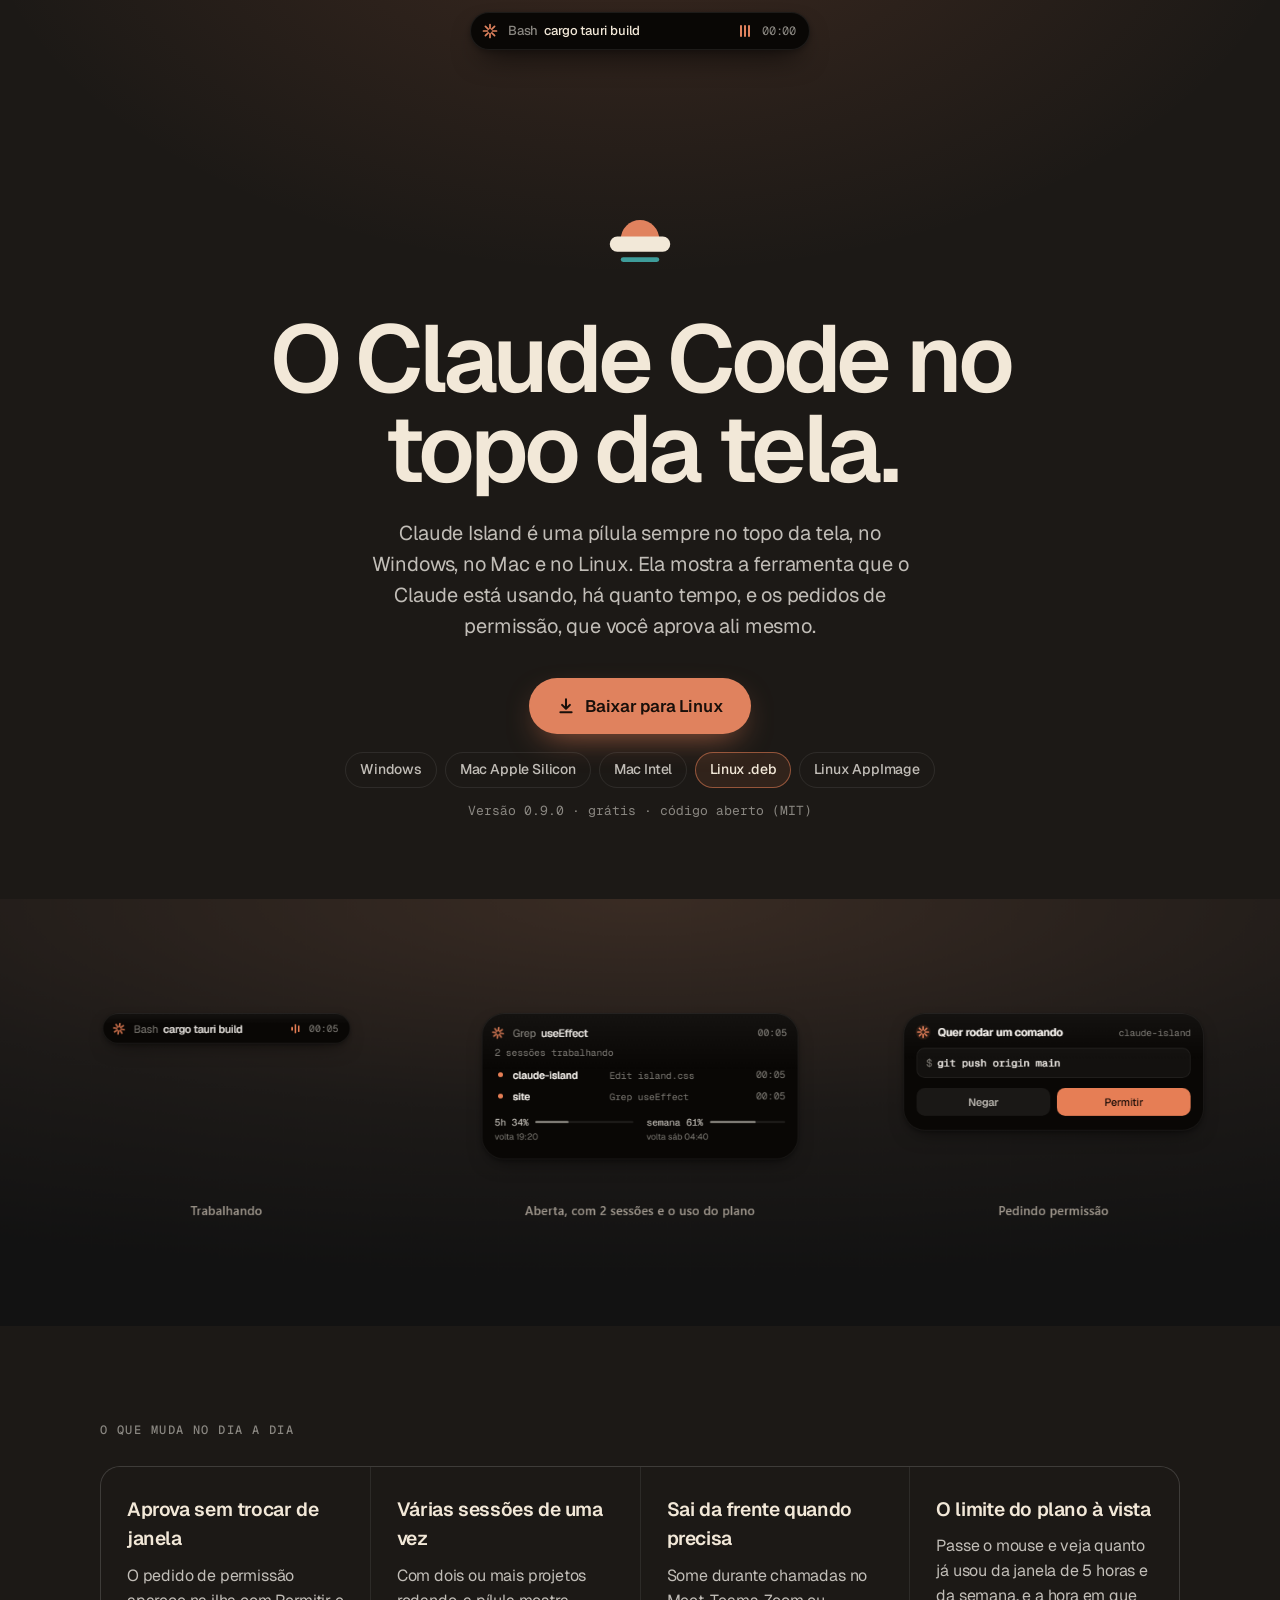
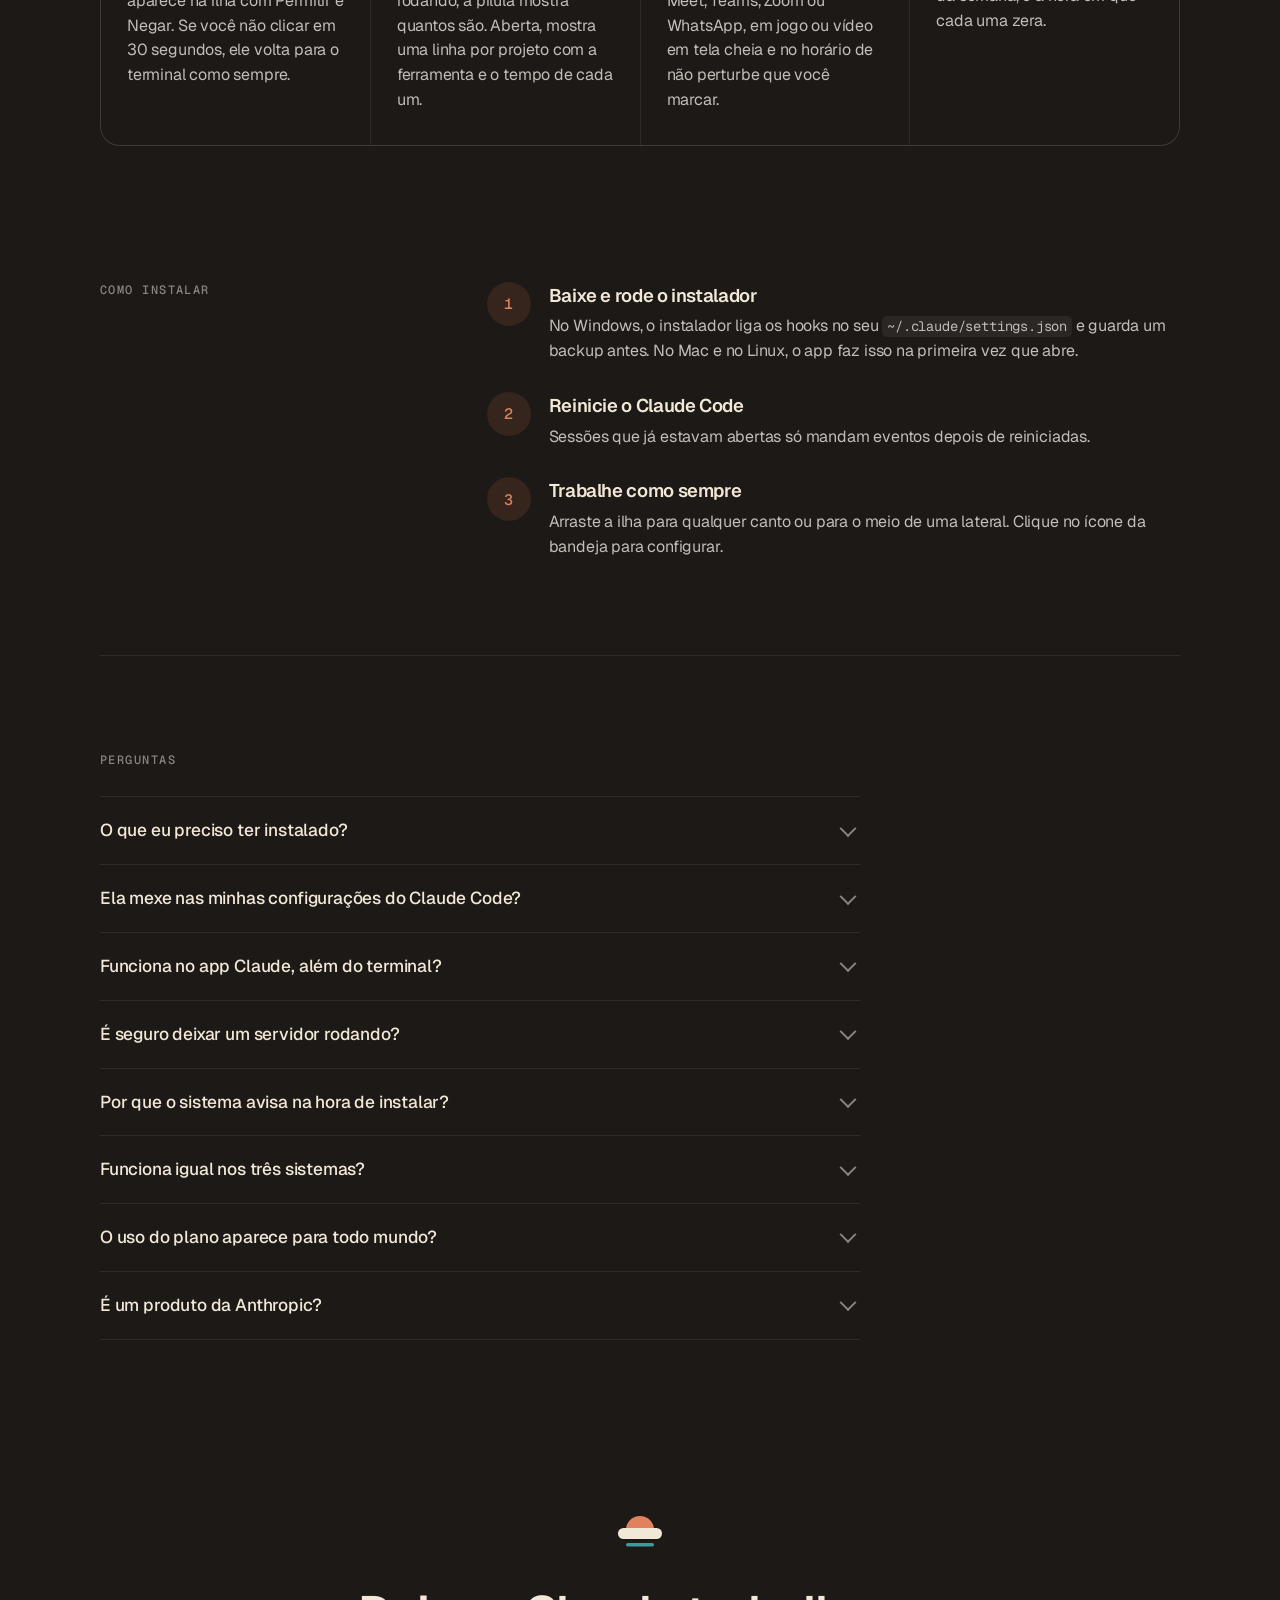
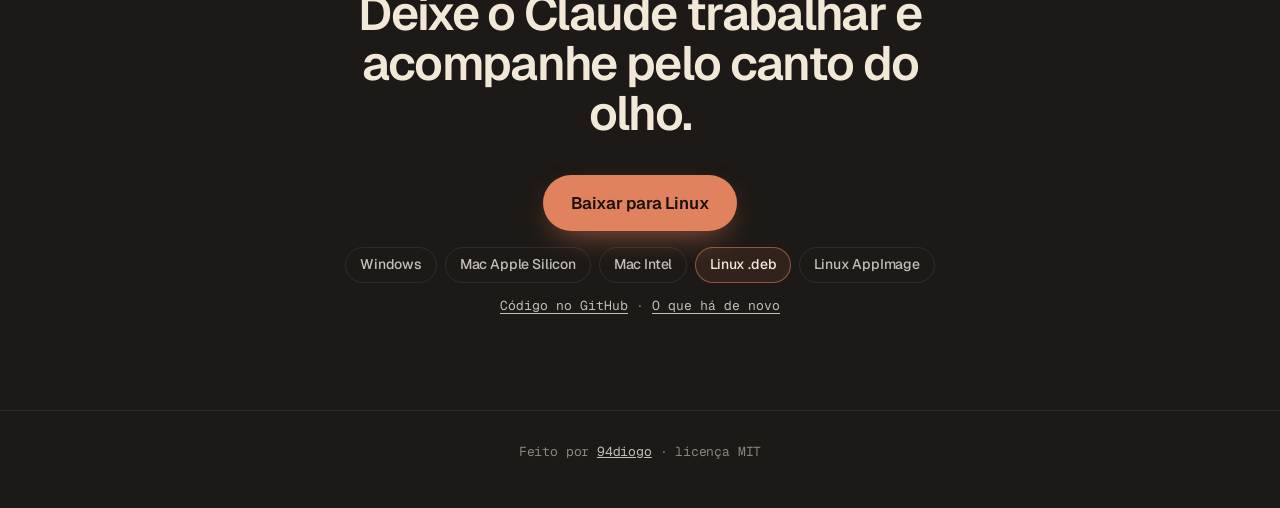
<file: docs/index.html>
<!doctype html>
<html lang="pt-BR">
<head>
<meta charset="utf-8">
<meta name="viewport" content="width=device-width, initial-scale=1">
<title>Claude Island: o Claude Code no topo da tela</title>
<meta name="description" content="Uma pílula sempre no topo da tela que mostra o que o Claude Code está fazendo e deixa você aprovar permissões sem abrir o terminal. Para Windows, Mac e Linux, grátis e de código aberto.">
<meta property="og:title" content="Claude Island">
<meta property="og:description" content="O Claude Code no topo da tela: ferramenta em uso, tempo, várias sessões e permissões com um clique.">
<meta property="og:image" content="https://94diogo.github.io/claude-island/assets/banner.png">
<meta property="og:type" content="website">
<meta name="twitter:card" content="summary_large_image">
<meta name="theme-color" content="#1C1916">
<link rel="icon" href="assets/logo-icon.svg" type="image/svg+xml">
<link rel="preconnect" href="https://fonts.googleapis.com">
<link rel="preconnect" href="https://fonts.gstatic.com" crossorigin>
<link href="https://fonts.googleapis.com/css2?family=Geist:wght@400;500;600&family=Geist+Mono:wght@400;500&display=swap" rel="stylesheet">
<link rel="stylesheet" href="style.css">
</head>
<body>

<!-- a ilha de verdade, em loop pelos estados -->
<div class="island" id="island" data-state="idle" aria-hidden="true">
  <div class="layer l-idle"><span class="dot"></span></div>
  <div class="layer l-working">
    <svg class="glyph spin" viewBox="0 0 16 16"><use href="#asterisk"/></svg>
    <span class="label"><b>Bash</b>cargo tauri build</span>
    <span class="bars"><i></i><i></i><i></i></span>
    <span class="time" data-timer>00:00</span>
  </div>
  <div class="layer l-permission">
    <div class="perm-head"><span class="ring"><svg class="glyph" viewBox="0 0 16 16"><use href="#asterisk"/></svg></span>Quer rodar um comando<span class="where">claude-island</span></div>
    <div class="cmd"><span>$</span>git push origin main</div>
    <div class="actions"><span class="btn ghost">Negar</span><span class="btn main" data-allow>Permitir</span></div>
  </div>
  <div class="layer l-done">
    <svg class="check" viewBox="0 0 16 16"><path d="M3 8.5 6.5 12 13 4.5" fill="none" stroke="currentColor" stroke-width="1.9" stroke-linecap="round" stroke-linejoin="round"/></svg>
    <span class="label">Pronto</span>
    <span class="time">1m 42s</span>
  </div>
</div>

<main>
  <section class="hero">
    <img class="mark" src="assets/logo-symbol.svg" alt="" width="88" height="88">
    <h1>O Claude Code no topo da tela.</h1>
    <p class="sub">Claude Island é uma pílula sempre no topo da tela, no Windows, no Mac e no Linux. Ela mostra a ferramenta que o Claude está usando, há quanto tempo, e os pedidos de permissão, que você aprova ali mesmo.</p>
    <a class="cta" data-dl-main href="https://github.com/94diogo/claude-island/releases/latest">
      <svg viewBox="0 0 16 16" aria-hidden="true"><path d="M8 2v8.5M4.5 7 8 10.5 11.5 7M3 13.5h10" fill="none" stroke="currentColor" stroke-width="1.8" stroke-linecap="round" stroke-linejoin="round"/></svg>
      <span data-dl-label>Baixar grátis</span>
    </a>
    <nav class="platforms" aria-label="Downloads por sistema">
      <a data-dl="win" href="https://github.com/94diogo/claude-island/releases/latest/download/Claude.Island_0.9.0_x64-setup.exe">Windows</a>
      <a data-dl="mac-arm" href="https://github.com/94diogo/claude-island/releases/latest/download/Claude.Island_0.9.0_aarch64.dmg">Mac Apple Silicon</a>
      <a data-dl="mac-intel" href="https://github.com/94diogo/claude-island/releases/latest/download/Claude.Island_0.9.0_x64.dmg">Mac Intel</a>
      <a data-dl="deb" href="https://github.com/94diogo/claude-island/releases/latest/download/Claude.Island_0.9.0_amd64.deb">Linux .deb</a>
      <a data-dl="appimage" href="https://github.com/94diogo/claude-island/releases/latest/download/Claude.Island_0.9.0_amd64.AppImage">Linux AppImage</a>
    </nav>
    <p class="proof"><span data-version>Versão 0.9.0</span> · grátis · código aberto (MIT)</p>
  </section>

  <figure class="shot">
    <img src="assets/estados.png" alt="Três estados da ilha: trabalhando com Bash, aberta com duas sessões e o uso do plano, e pedindo permissão para rodar git push" width="1560" height="520" loading="lazy">
  </figure>

  <section class="benefits" aria-labelledby="b-title">
    <h2 id="b-title" class="kicker">O que muda no dia a dia</h2>
    <div class="grid">
      <article>
        <h3>Aprova sem trocar de janela</h3>
        <p>O pedido de permissão aparece na ilha com Permitir e Negar. Se você não clicar em 30 segundos, ele volta para o terminal como sempre.</p>
      </article>
      <article>
        <h3>Várias sessões de uma vez</h3>
        <p>Com dois ou mais projetos rodando, a pílula mostra quantos são. Aberta, mostra uma linha por projeto com a ferramenta e o tempo de cada um.</p>
      </article>
      <article>
        <h3>Sai da frente quando precisa</h3>
        <p>Some durante chamadas no Meet, Teams, Zoom ou WhatsApp, em jogo ou vídeo em tela cheia e no horário de não perturbe que você marcar.</p>
      </article>
      <article>
        <h3>O limite do plano à vista</h3>
        <p>Passe o mouse e veja quanto já usou da janela de 5 horas e da semana, e a hora em que cada uma zera.</p>
      </article>
    </div>
  </section>

  <section class="steps" aria-labelledby="s-title">
    <h2 id="s-title" class="kicker">Como instalar</h2>
    <ol>
      <li><span>1</span><div><h3>Baixe e rode o instalador</h3><p>No Windows, o instalador liga os hooks no seu <code>~/.claude/settings.json</code> e guarda um backup antes. No Mac e no Linux, o app faz isso na primeira vez que abre.</p></div></li>
      <li><span>2</span><div><h3>Reinicie o Claude Code</h3><p>Sessões que já estavam abertas só mandam eventos depois de reiniciadas.</p></div></li>
      <li><span>3</span><div><h3>Trabalhe como sempre</h3><p>Arraste a ilha para qualquer canto ou para o meio de uma lateral. Clique no ícone da bandeja para configurar.</p></div></li>
    </ol>
  </section>

  <section class="faq" aria-labelledby="f-title">
    <h2 id="f-title" class="kicker">Perguntas</h2>
    <details><summary>O que eu preciso ter instalado?</summary><p>Windows 10 ou 11, macOS 11 ou mais novo, ou Linux com X11 (ou XWayland), além do Claude Code e do Node.js. O Node roda os dois scripts que conversam com a ilha.</p></details>
    <details><summary>Ela mexe nas minhas configurações do Claude Code?</summary><p>Adiciona os hooks no <code>~/.claude/settings.json</code> e, se você não tiver nenhuma, uma statusline que manda o uso do plano. Faz backup antes. Desinstalar pelo Windows tira os dois.</p></details>
    <details><summary>Funciona no app Claude, além do terminal?</summary><p>Funciona em qualquer sessão do Claude Code que leia o <code>~/.claude/settings.json</code>: no terminal e na aba Code do app Claude.</p></details>
    <details><summary>É seguro deixar um servidor rodando?</summary><p>O servidor escuta só em <code>127.0.0.1</code>, aceita apenas JSON e recusa pedidos vindos do navegador. O código está aberto no GitHub para quem quiser conferir.</p></details>
    <details><summary>Por que o sistema avisa na hora de instalar?</summary><p>Os instaladores não têm assinatura digital. No Windows, clique em "Mais informações" e depois em "Executar assim mesmo". No Mac, clique com o botão direito no app e escolha "Abrir".</p></details>
    <details><summary>Funciona igual nos três sistemas?</summary><p>Quase. No Mac a ilha não sabe qual app usa o microfone: ela some quando o microfone está em uso e um app marcado está aberto, e ainda não detecta tela cheia. No Linux ela precisa do X11 ou do XWayland. O autor testa no Windows; Mac e Linux são compilados pelo GitHub Actions.</p></details>
    <details><summary>O uso do plano aparece para todo mundo?</summary><p>Só para os planos Pro, Max e Ultra, e depois da primeira resposta de cada sessão. É o Claude Code que entrega esses números.</p></details>
    <details><summary>É um produto da Anthropic?</summary><p>Não. É um projeto pessoal, sem ligação com a Anthropic. "Claude" e "Claude Code" são marcas da Anthropic.</p></details>
  </section>

  <section class="final">
    <img src="assets/logo-symbol.svg" alt="" width="64" height="64">
    <h2>Deixe o Claude trabalhar e acompanhe pelo canto do olho.</h2>
    <a class="cta" data-dl-main href="https://github.com/94diogo/claude-island/releases/latest"><span data-dl-label>Baixar grátis</span></a>
    <nav class="platforms" aria-label="Downloads por sistema">
      <a data-dl="win" href="https://github.com/94diogo/claude-island/releases/latest/download/Claude.Island_0.9.0_x64-setup.exe">Windows</a>
      <a data-dl="mac-arm" href="https://github.com/94diogo/claude-island/releases/latest/download/Claude.Island_0.9.0_aarch64.dmg">Mac Apple Silicon</a>
      <a data-dl="mac-intel" href="https://github.com/94diogo/claude-island/releases/latest/download/Claude.Island_0.9.0_x64.dmg">Mac Intel</a>
      <a data-dl="deb" href="https://github.com/94diogo/claude-island/releases/latest/download/Claude.Island_0.9.0_amd64.deb">Linux .deb</a>
      <a data-dl="appimage" href="https://github.com/94diogo/claude-island/releases/latest/download/Claude.Island_0.9.0_amd64.AppImage">Linux AppImage</a>
    </nav>
    <p class="proof"><a href="https://github.com/94diogo/claude-island">Código no GitHub</a> · <a href="https://github.com/94diogo/claude-island/blob/main/CHANGELOG.md">O que há de novo</a></p>
  </section>
</main>

<footer>Feito por <a href="https://github.com/94diogo">94diogo</a> · licença MIT</footer>

<svg width="0" height="0" style="position:absolute" aria-hidden="true">
  <symbol id="asterisk" viewBox="0 0 16 16"><g stroke="currentColor" stroke-width="1.7" stroke-linecap="round" fill="none"><path d="M8 1.5v4M8 10.5v4M1.5 8h4M10.5 8h4M3.4 3.4l2.8 2.8M9.8 9.8l2.8 2.8M12.6 3.4 9.8 6.2M6.2 9.8l-2.8 2.8"/></g></symbol>
</svg>
<script src="app.js"></script>
</body>
</html>
</file>
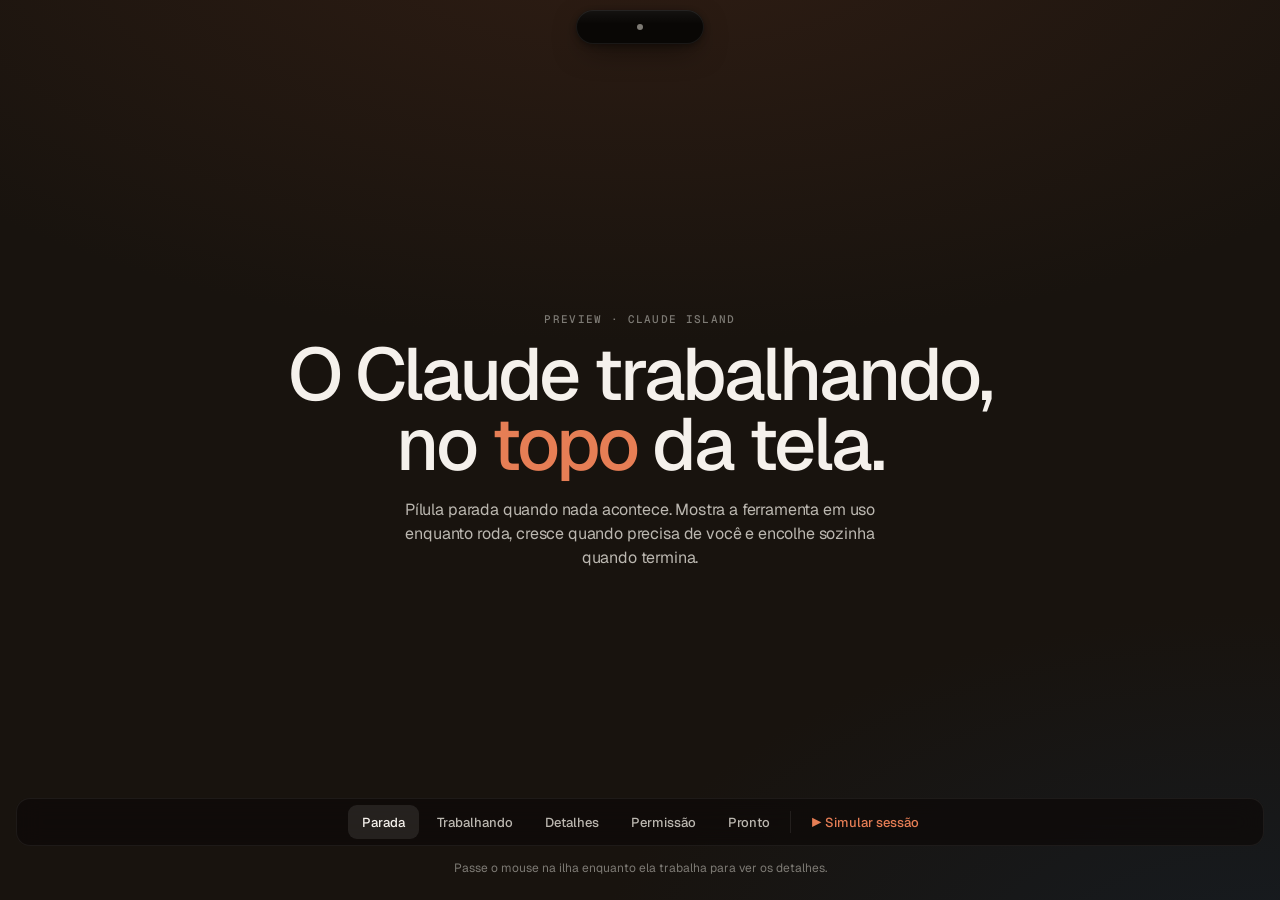
<file: preview/index.html>
<!doctype html>
<html lang="pt-BR">
<head>
<meta charset="utf-8">
<meta name="viewport" content="width=device-width, initial-scale=1">
<title>Claude Island</title>
<link rel="preconnect" href="https://fonts.googleapis.com">
<link rel="preconnect" href="https://fonts.gstatic.com" crossorigin>
<link href="https://fonts.googleapis.com/css2?family=Geist:wght@400;500;600&family=Geist+Mono:wght@400;500&display=swap" rel="stylesheet">
<style>
  :root {
    --bg: oklch(0.19 0.012 60);
    --bg-2: oklch(0.24 0.018 50);
    --island: oklch(0.13 0.006 60);
    --island-line: oklch(1 0 0 / 0.07);
    --text: oklch(0.96 0.008 80);
    --text-2: oklch(0.78 0.01 80);
    --text-3: oklch(0.58 0.01 80);
    --accent: oklch(0.70 0.14 42);
    --accent-soft: oklch(0.70 0.14 42 / 0.16);
    --ok: oklch(0.82 0.12 158);
    --ease-out: cubic-bezier(0.23, 1, 0.32, 1);
    --font: "Geist", system-ui, sans-serif;
    --mono: "Geist Mono", ui-monospace, monospace;
  }
  * { box-sizing: border-box; margin: 0; }
  html, body { height: 100%; }
  body {
    font-family: var(--font);
    color: var(--text);
    background:
      radial-gradient(120% 80% at 50% -10%, oklch(0.30 0.05 45 / 0.55), transparent 60%),
      radial-gradient(90% 70% at 100% 110%, oklch(0.26 0.04 250 / 0.5), transparent 60%),
      var(--bg);
    -webkit-font-smoothing: antialiased;
    overflow-x: hidden;
  }

  /* ---------- "desktop" ---------- */
  .desk {
    position: relative;
    min-height: 100%;
    display: grid;
    grid-template-rows: auto 1fr auto;
  }
  .topline {
    height: 44px;
    display: flex;
    justify-content: center;
    position: relative;
    z-index: 2;
  }

  /* ---------- island ---------- */
  .island {
    position: absolute;
    top: 10px;
    left: 50%;
    width: 128px;
    height: 34px;
    border-radius: 17px;
    transform: translateX(-50%);
    background: var(--island);
    box-shadow:
      0 0 0 1px var(--island-line) inset,
      0 10px 30px -8px oklch(0 0 0 / 0.6),
      0 2px 6px oklch(0 0 0 / 0.35);
    overflow: hidden;
    cursor: default;
    user-select: none;
    will-change: width, height;
  }
  .island::after { /* faint top highlight: gives volume */
    content: "";
    position: absolute; inset: 0;
    border-radius: inherit;
    background: linear-gradient(to bottom, oklch(1 0 0 / 0.05), transparent 40%);
    pointer-events: none;
  }

  .layer {
    position: absolute;
    inset: 0;
    opacity: 0;
    filter: blur(6px);
    transform: scale(0.96);
    pointer-events: none;
    transition:
      opacity 200ms var(--ease-out),
      filter 200ms var(--ease-out),
      transform 260ms var(--ease-out);
  }
  .island[data-state="idle"] .l-idle,
  .island[data-state="working"] .l-working,
  .island[data-state="expanded"] .l-expanded,
  .island[data-state="permission"] .l-permission,
  .island[data-state="done"] .l-done {
    opacity: 1; filter: blur(0); transform: scale(1);
    pointer-events: auto;
    transition-delay: 70ms; /* deixa a forma crescer antes do conteúdo */
  }

  /* glyph */
  .glyph { width: 16px; height: 16px; flex: none; color: var(--accent); }
  .glyph.spin { animation: spin 2.4s linear infinite; }
  .glyph.dim { color: var(--text-3); }
  @keyframes spin { to { transform: rotate(360deg); } }

  /* idle */
  .l-idle { display: grid; place-items: center; }
  .l-idle .dot {
    width: 6px; height: 6px; border-radius: 50%;
    background: var(--text-3);
  }

  /* compact row (working / done) */
  .row {
    height: 38px;
    padding: 0 14px 0 12px;
    display: flex; align-items: center; gap: 10px;
    font-size: 13px;
    white-space: nowrap;
  }
  .row .label { color: var(--text); font-weight: 500; letter-spacing: -0.01em; overflow: hidden; text-overflow: ellipsis; }
  .row .label b { font-weight: 500; color: var(--text-3); margin-right: 6px; }
  .row .time { margin-left: auto; font-family: var(--mono); font-size: 12px; color: var(--text-3); font-variant-numeric: tabular-nums; }

  .bars { display: flex; gap: 2px; align-items: center; height: 12px; margin-left: auto; }
  .bars i {
    width: 2px; height: 100%; border-radius: 1px; background: var(--accent);
    transform-origin: center; animation: bar 900ms ease-in-out infinite;
  }
  .bars i:nth-child(2) { animation-delay: -300ms; }
  .bars i:nth-child(3) { animation-delay: -600ms; }
  .bars + .time { margin-left: 2px; }
  @keyframes bar { 0%,100% { transform: scaleY(0.35); } 50% { transform: scaleY(1); } }

  /* expanded */
  .l-expanded .row { padding-top: 4px; height: 44px; }
  .meta { padding: 0 16px; font-size: 11.5px; color: var(--text-3); font-family: var(--mono); margin-top: -4px; }
  .steps { list-style: none; padding: 10px 16px 0; display: grid; gap: 7px; }
  .steps li {
    display: grid; grid-template-columns: 14px 52px 1fr; gap: 8px; align-items: center;
    font-size: 12.5px; color: var(--text-2);
    opacity: 0; transform: translateY(6px);
  }
  .island[data-state="expanded"] .steps li {
    opacity: 1; transform: none;
    transition: opacity 240ms var(--ease-out), transform 300ms var(--ease-out);
  }
  .island[data-state="expanded"] .steps li:nth-child(1) { transition-delay: 110ms; }
  .island[data-state="expanded"] .steps li:nth-child(2) { transition-delay: 150ms; }
  .island[data-state="expanded"] .steps li:nth-child(3) { transition-delay: 190ms; }
  .steps .tool { font-family: var(--mono); font-size: 11.5px; color: var(--text-3); }
  .steps .st-ok { color: var(--ok); font-size: 12px; }
  .steps .st-run { width: 6px; height: 6px; border-radius: 50%; background: var(--accent); justify-self: center; animation: pulse 1.2s ease-in-out infinite; }
  @keyframes pulse { 50% { opacity: 0.35; } }

  /* permission */
  .l-permission { padding: 14px 16px 14px; display: flex; flex-direction: column; gap: 10px; }
  .perm-head { display: flex; align-items: center; gap: 10px; font-size: 13.5px; font-weight: 600; letter-spacing: -0.01em; }
  .perm-head .where { margin-left: auto; font-weight: 400; font-size: 11.5px; color: var(--text-3); font-family: var(--mono); }
  .ring { position: relative; width: 16px; height: 16px; display: grid; place-items: center; }
  .ring::before { content: ""; position: absolute; inset: -4px; border-radius: 50%; background: var(--accent-soft); animation: ring 1.6s var(--ease-out) infinite; }
  @keyframes ring { 0% { transform: scale(0.6); opacity: 1; } 100% { transform: scale(1.5); opacity: 0; } }
  .cmd {
    font-family: var(--mono); font-size: 12.5px; color: var(--text);
    background: oklch(1 0 0 / 0.045); border: 1px solid oklch(1 0 0 / 0.06);
    border-radius: 10px; padding: 9px 11px;
    white-space: nowrap; overflow: hidden; text-overflow: ellipsis;
  }
  .cmd span { color: var(--text-3); }
  .actions { display: flex; gap: 8px; margin-top: 2px; }
  .btn {
    flex: 1; height: 34px; border-radius: 10px; border: 0;
    font: 500 13px var(--font); letter-spacing: -0.01em;
    display: inline-flex; align-items: center; justify-content: center; gap: 8px;
    cursor: pointer;
    transition: transform 140ms var(--ease-out), background-color 160ms ease;
  }
  .btn:active { transform: scale(0.97); }
  .btn kbd { font: 400 10.5px var(--mono); opacity: 0.55; }
  .btn-ghost { background: oklch(1 0 0 / 0.07); color: var(--text-2); }
  .btn-main { background: var(--accent); color: oklch(0.16 0.02 45); }
  @media (hover: hover) and (pointer: fine) {
    .btn-ghost:hover { background: oklch(1 0 0 / 0.11); }
    .btn-main:hover { background: oklch(0.74 0.14 42); }
  }

  /* done */
  .l-done .check { color: var(--ok); width: 16px; height: 16px; flex: none; }
  .l-done .check path { stroke-dasharray: 20; stroke-dashoffset: 20; }
  .island[data-state="done"] .l-done .check path { stroke-dashoffset: 0; transition: stroke-dashoffset 360ms var(--ease-out) 140ms; }

  /* ---------- stage copy + controls ---------- */
  .stage {
    display: grid; align-content: center; justify-items: center;
    padding: 80px 16px 40px; text-align: center;
  }
  .kicker { font: 500 11px var(--mono); letter-spacing: 0.12em; text-transform: uppercase; color: var(--text-3); }
  h1 {
    margin-top: 14px;
    font-weight: 500;
    font-size: clamp(2.2rem, 6vw, 4.6rem);
    line-height: 0.95; letter-spacing: -0.04em;
  }
  h1 em { font-style: normal; color: var(--accent); }
  .lede { margin-top: 18px; max-width: 46ch; color: var(--text-2); font-size: 16px; line-height: 1.5; letter-spacing: -0.01em; }

  .dock {
    margin: 0 auto 28px; padding: 6px;
    display: flex; flex-wrap: wrap; gap: 4px; justify-content: center;
    background: oklch(0.15 0.008 60 / 0.75);
    border: 1px solid oklch(1 0 0 / 0.06);
    border-radius: 14px;
    backdrop-filter: blur(12px);
    max-width: calc(100% - 32px);
  }
  .dock button {
    height: 34px; padding: 0 14px; border-radius: 9px; border: 0;
    background: transparent; color: var(--text-2);
    font: 500 13px var(--font); cursor: pointer;
    transition: background-color 160ms ease, color 160ms ease, transform 140ms var(--ease-out);
  }
  .dock button:active { transform: scale(0.97); }
  .dock button[aria-pressed="true"] { background: oklch(1 0 0 / 0.09); color: var(--text); }
  .dock .play { color: var(--accent); }
  .dock .sep { width: 1px; background: oklch(1 0 0 / 0.08); margin: 6px 2px; }
  .hint { text-align: center; font-size: 12px; color: var(--text-3); margin: -14px 0 24px; padding: 0 16px; }

  @media (prefers-reduced-motion: reduce) {
    .layer { filter: none; transform: none; transition: opacity 160ms ease; }
    .glyph.spin, .bars i, .ring::before, .steps .st-run { animation: none; }
    .steps li { transform: none; }
  }
</style>
</head>
<body>
<div class="desk">
  <div class="topline">
    <div class="island" id="island" data-state="idle" aria-live="polite">

      <div class="layer l-idle"><span class="dot"></span></div>

      <div class="layer l-working">
        <div class="row">
          <svg class="glyph spin" viewBox="0 0 16 16" aria-hidden="true"><g stroke="currentColor" stroke-width="1.7" stroke-linecap="round"><path d="M8 1.5v4M8 10.5v4M1.5 8h4M10.5 8h4M3.4 3.4l2.8 2.8M9.8 9.8l2.8 2.8M12.6 3.4 9.8 6.2M6.2 9.8l-2.8 2.8"/></g></svg>
          <span class="label" data-tool-label><b>Bash</b>npm test</span>
          <span class="bars" aria-hidden="true"><i></i><i></i><i></i></span>
          <span class="time" data-timer>00:00</span>
        </div>
      </div>

      <div class="layer l-expanded">
        <div class="row">
          <svg class="glyph spin" viewBox="0 0 16 16" aria-hidden="true"><g stroke="currentColor" stroke-width="1.7" stroke-linecap="round"><path d="M8 1.5v4M8 10.5v4M1.5 8h4M10.5 8h4M3.4 3.4l2.8 2.8M9.8 9.8l2.8 2.8M12.6 3.4 9.8 6.2M6.2 9.8l-2.8 2.8"/></g></svg>
          <span class="label" data-tool-label><b>Bash</b>npm test</span>
          <span class="time" data-timer>00:00</span>
        </div>
        <div class="meta">claude-island · C:\Claude</div>
        <ul class="steps">
          <li><span class="st-ok">✓</span><span class="tool">Read</span><span>src/island.ts</span></li>
          <li><span class="st-ok">✓</span><span class="tool">Edit</span><span>src/island.ts</span></li>
          <li><span class="st-run"></span><span class="tool">Bash</span><span>npm test</span></li>
        </ul>
      </div>

      <div class="layer l-permission">
        <div class="perm-head">
          <span class="ring"><svg class="glyph" viewBox="0 0 16 16" aria-hidden="true"><g stroke="currentColor" stroke-width="1.7" stroke-linecap="round"><path d="M8 1.5v4M8 10.5v4M1.5 8h4M10.5 8h4M3.4 3.4l2.8 2.8M9.8 9.8l2.8 2.8M12.6 3.4 9.8 6.2M6.2 9.8l-2.8 2.8"/></g></svg></span>
          Quer rodar um comando
          <span class="where">claude-island</span>
        </div>
        <div class="cmd"><span>$</span> npm install --save-dev vitest</div>
        <div class="actions">
          <button class="btn btn-ghost" data-deny>Negar <kbd>Esc</kbd></button>
          <button class="btn btn-main" data-allow>Permitir <kbd>↵</kbd></button>
        </div>
      </div>

      <div class="layer l-done">
        <div class="row">
          <svg class="check" viewBox="0 0 16 16" aria-hidden="true"><path d="M3 8.5 6.5 12 13 4.5" fill="none" stroke="currentColor" stroke-width="1.9" stroke-linecap="round" stroke-linejoin="round"/></svg>
          <span class="label">Pronto</span>
          <span class="time" data-done-time>2m 14s</span>
        </div>
      </div>

    </div>
  </div>

  <main class="stage">
    <p class="kicker">Preview · Claude Island</p>
    <h1>O Claude trabalhando,<br>no <em>topo</em> da tela.</h1>
    <p class="lede">Pílula parada quando nada acontece. Mostra a ferramenta em uso enquanto roda, cresce quando precisa de você e encolhe sozinha quando termina.</p>
  </main>

  <div>
    <nav class="dock" aria-label="Estados">
      <button data-go="idle" aria-pressed="true">Parada</button>
      <button data-go="working" aria-pressed="false">Trabalhando</button>
      <button data-go="expanded" aria-pressed="false">Detalhes</button>
      <button data-go="permission" aria-pressed="false">Permissão</button>
      <button data-go="done" aria-pressed="false">Pronto</button>
      <span class="sep"></span>
      <button class="play" data-play>▶ Simular sessão</button>
    </nav>
    <p class="hint">Passe o mouse na ilha enquanto ela trabalha para ver os detalhes.</p>
  </div>
</div>

<script>
(() => {
  const island = document.getElementById('island');
  const reduce = matchMedia('(prefers-reduced-motion: reduce)').matches;

  const SIZES = {
    idle:       { w: 128, h: 34,  r: 17 },
    working:    { w: 340, h: 38,  r: 19 },
    expanded:   { w: 400, h: 176, r: 28 },
    permission: { w: 420, h: 168, r: 28 },
    done:       { w: 236, h: 38,  r: 19 },
  };

  /* ---- spring: interrompível, mantém velocidade, leve overshoot ---- */
  const K = 380, C = 26;           // rigidez / amortecimento
  const cur = { w: 128, h: 34, r: 17 }, vel = { w: 0, h: 0, r: 0 };
  let target = { ...cur }, raf = 0, last = 0;

  function frame(t) {
    const dt = Math.min(0.032, (t - (last || t)) / 1000) || 1 / 60;
    last = t;
    let moving = false;
    for (const k of ['w', 'h', 'r']) {
      const a = -K * (cur[k] - target[k]) - C * vel[k];
      vel[k] += a * dt;
      cur[k] += vel[k] * dt;
      if (Math.abs(vel[k]) > 0.05 || Math.abs(cur[k] - target[k]) > 0.05) moving = true;
      else { cur[k] = target[k]; vel[k] = 0; }
    }
    paint();
    raf = moving ? requestAnimationFrame(frame) : (last = 0, 0);
  }
  function paint() {
    island.style.width = cur.w + 'px';
    island.style.height = cur.h + 'px';
    island.style.borderRadius = cur.r + 'px';
  }

  let state = 'idle';
  function setState(next) {
    if (next === state) return;
    state = next;
    island.dataset.state = next;
    target = { ...SIZES[next] };
    if (reduce) { Object.assign(cur, target); paint(); }
    else if (!raf) raf = requestAnimationFrame(frame);
    document.querySelectorAll('[data-go]').forEach(b =>
      b.setAttribute('aria-pressed', String(b.dataset.go === next)));
    if (next === 'working' || next === 'expanded') startTimer();
    if (next === 'idle') stopTimer();
  }

  /* ---- timer ---- */
  let t0 = 0, tick = 0;
  function startTimer() {
    if (tick) return;
    t0 = performance.now();
    tick = setInterval(() => {
      const s = Math.floor((performance.now() - t0) / 1000);
      const txt = String(Math.floor(s / 60)).padStart(2, '0') + ':' + String(s % 60).padStart(2, '0');
      document.querySelectorAll('[data-timer]').forEach(el => el.textContent = txt);
    }, 250);
  }
  function stopTimer() { clearInterval(tick); tick = 0;
    document.querySelectorAll('[data-timer]').forEach(el => el.textContent = '00:00'); }
  function elapsed() {
    const s = tick ? Math.max(1, Math.floor((performance.now() - t0) / 1000)) : 134;
    return s >= 60 ? `${Math.floor(s / 60)}m ${s % 60}s` : `${s}s`;
  }

  /* ---- troca de ferramenta com blur ---- */
  function setTool(tool, arg) {
    document.querySelectorAll('[data-tool-label]').forEach(el => {
      el.innerHTML = `<b>${tool}</b>${arg}`;
      if (!reduce) el.animate(
        [{ opacity: 0, filter: 'blur(4px)', transform: 'translateY(4px)' },
         { opacity: 1, filter: 'blur(0)', transform: 'none' }],
        { duration: 240, easing: 'cubic-bezier(0.23, 1, 0.32, 1)' });
    });
  }

  /* ---- hover expande só no estado trabalhando ---- */
  let leaveT;
  island.addEventListener('pointerenter', () => {
    clearTimeout(leaveT);
    if (state === 'working') setState('expanded');
  });
  island.addEventListener('pointerleave', () => {
    leaveT = setTimeout(() => { if (state === 'expanded') setState('working'); }, 180);
  });

  /* ---- permissão ---- */
  let onDecision = null;
  function decide(ok) {
    if (state !== 'permission') return;
    setTool(ok ? 'Bash' : 'Negado', ok ? 'npm install --save-dev vitest' : 'npm install');
    setState('working');
    onDecision && onDecision(ok);
  }
  island.querySelector('[data-allow]').addEventListener('click', () => decide(true));
  island.querySelector('[data-deny]').addEventListener('click', () => decide(false));
  addEventListener('keydown', e => {
    if (state !== 'permission') return;
    if (e.key === 'Enter') { e.preventDefault(); decide(true); }
    if (e.key === 'Escape') { e.preventDefault(); decide(false); }
  });

  /* ---- done -> volta a parada ---- */
  let doneT;
  function finish() {
    island.querySelector('[data-done-time]').textContent = elapsed();
    setState('done');
    clearTimeout(doneT);
    doneT = setTimeout(() => { if (state === 'done') setState('idle'); }, 3200);
  }

  /* ---- controles ---- */
  let sim = 0;
  document.querySelectorAll('[data-go]').forEach(b => b.addEventListener('click', () => {
    sim++; onDecision = null; clearTimeout(doneT);
    const go = b.dataset.go;
    if (go === 'done') finish(); else setState(go);
  }));

  const wait = ms => new Promise(r => setTimeout(r, ms));
  document.querySelector('[data-play]').addEventListener('click', async () => {
    const id = ++sim;
    const alive = () => id === sim;
    stopTimer(); setState('idle'); await wait(500);
    const steps = [['Read', 'src/island.ts'], ['Grep', '"setState"'], ['Edit', 'src/island.ts']];
    setTool(...steps[0]); setState('working');
    for (const s of steps.slice(1)) { await wait(1500); if (!alive()) return; setTool(...s); }
    await wait(1500); if (!alive()) return;
    setState('permission');
    const ok = await new Promise(r => (onDecision = r));
    onDecision = null; if (!alive()) return;
    if (ok) { await wait(1600); if (!alive()) return; setTool('Bash', 'npm test'); }
    await wait(1800); if (!alive()) return;
    finish();
  });

  paint();
})();
</script>
</body>
</html>
</file>
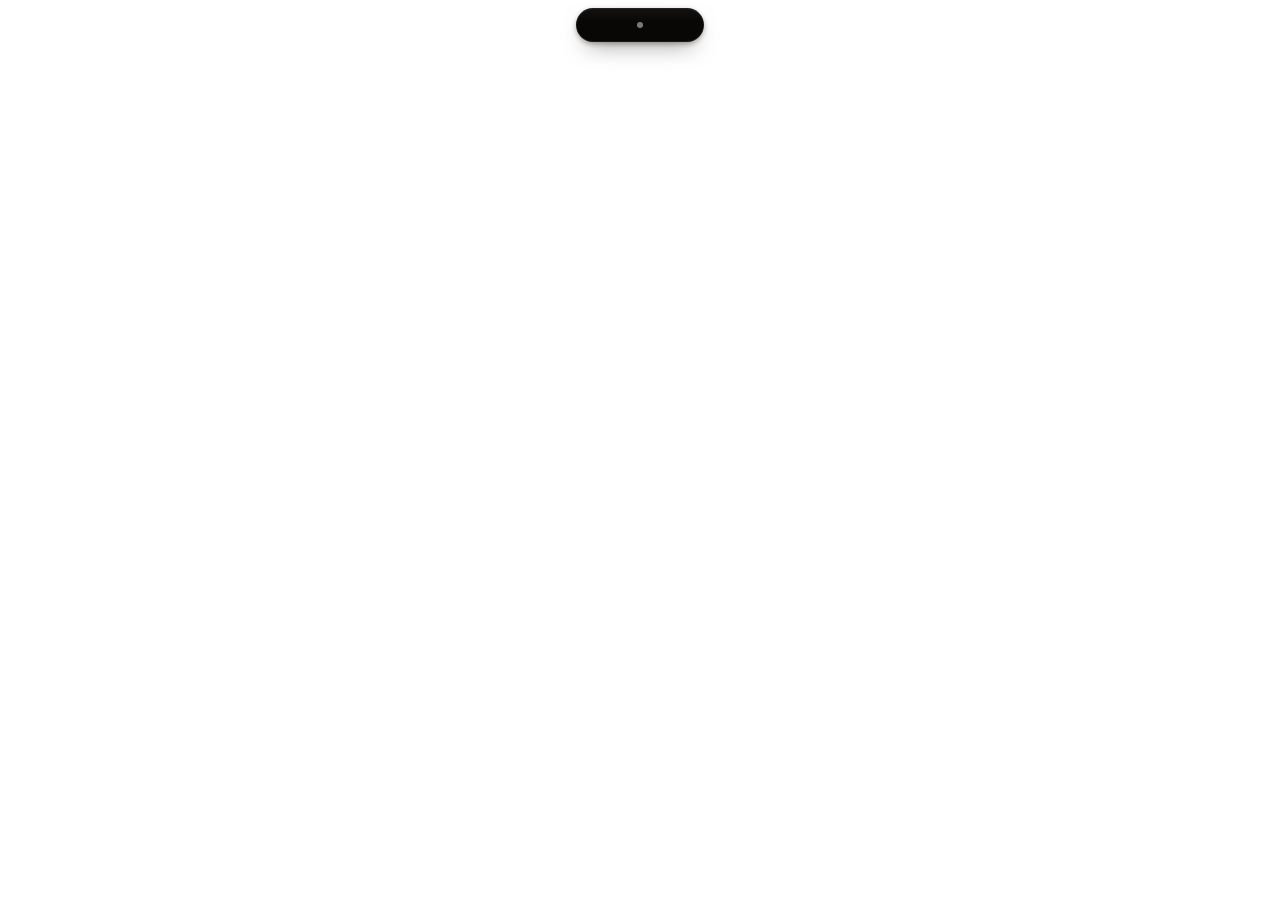
<file: ui/index.html>
<!doctype html>
<html lang="pt-BR">
<head>
<meta charset="utf-8">
<meta name="viewport" content="width=device-width, initial-scale=1">
<title>Claude Island</title>
<link rel="preconnect" href="https://fonts.googleapis.com">
<link rel="preconnect" href="https://fonts.gstatic.com" crossorigin>
<link href="https://fonts.googleapis.com/css2?family=Geist:wght@400;500;600&family=Geist+Mono:wght@400;500&display=swap" rel="stylesheet">
<link rel="stylesheet" href="island.css">
</head>
<body>
<div class="island" id="island" data-state="idle" aria-live="polite">

  <div class="layer l-idle"><span class="dot"></span></div>

  <div class="layer l-working">
    <div class="row">
      <svg class="glyph spin" viewBox="0 0 16 16" aria-hidden="true"><use href="#asterisk"/></svg>
      <span class="label" data-tool-label></span>
      <span class="count" data-count hidden></span>
      <span class="bars" aria-hidden="true"><i></i><i></i><i></i></span>
      <span class="time" data-timer>00:00</span>
    </div>
  </div>

  <div class="layer l-expanded">
    <div class="row">
      <svg class="glyph spin" viewBox="0 0 16 16" aria-hidden="true"><use href="#asterisk"/></svg>
      <span class="label" data-tool-label></span>
      <span class="time" data-timer>00:00</span>
    </div>
    <div class="meta" data-meta></div>
    <ul class="steps" data-steps></ul>
    <ul class="sess" data-sess></ul>
    <div class="usage" data-usage hidden></div>
  </div>

  <div class="layer l-permission">
    <div class="perm-head">
      <span class="ring"><svg class="glyph" viewBox="0 0 16 16" aria-hidden="true"><use href="#asterisk"/></svg></span>
      <span data-perm-title>Quer rodar um comando</span>
      <span class="where" data-perm-where></span>
    </div>
    <div class="cmd" data-perm-cmd></div>
    <div class="actions">
      <button class="btn btn-ghost" data-deny>Negar</button>
      <button class="btn btn-main" data-allow>Permitir</button>
    </div>
  </div>

  <div class="layer l-notice">
    <div class="row">
      <span class="ping" aria-hidden="true"></span>
      <span class="label" data-notice>Esperando você</span>
      <span class="time" data-notice-where></span>
    </div>
  </div>

  <div class="layer l-task">
    <div class="row">
      <span class="task-icon" data-task-icon aria-hidden="true"></span>
      <span class="label"><b data-task-kicker>Tarefa iniciada</b><span data-task-title></span></span>
      <span class="time" data-task-meta></span>
    </div>
  </div>

  <div class="layer l-info">
    <div class="row">
      <svg class="glyph" viewBox="0 0 16 16" aria-hidden="true"><use href="#asterisk"/></svg>
      <span class="label" data-info></span>
      <span class="time" data-info-reset></span>
    </div>
  </div>

  <div class="layer l-done">
    <div class="row">
      <svg class="check" viewBox="0 0 16 16" aria-hidden="true"><path d="M3 8.5 6.5 12 13 4.5" fill="none" stroke="currentColor" stroke-width="1.9" stroke-linecap="round" stroke-linejoin="round"/></svg>
      <span class="label">Pronto</span>
      <span class="time" data-done-time></span>
    </div>
  </div>
</div>

<svg width="0" height="0" style="position:absolute" aria-hidden="true">
  <symbol id="asterisk" viewBox="0 0 16 16"><g stroke="currentColor" stroke-width="1.7" stroke-linecap="round" fill="none"><path d="M8 1.5v4M8 10.5v4M1.5 8h4M10.5 8h4M3.4 3.4l2.8 2.8M9.8 9.8l2.8 2.8M12.6 3.4 9.8 6.2M6.2 9.8l-2.8 2.8"/></g></symbol>
</svg>

<script src="island.js"></script>
</body>
</html>
</file>
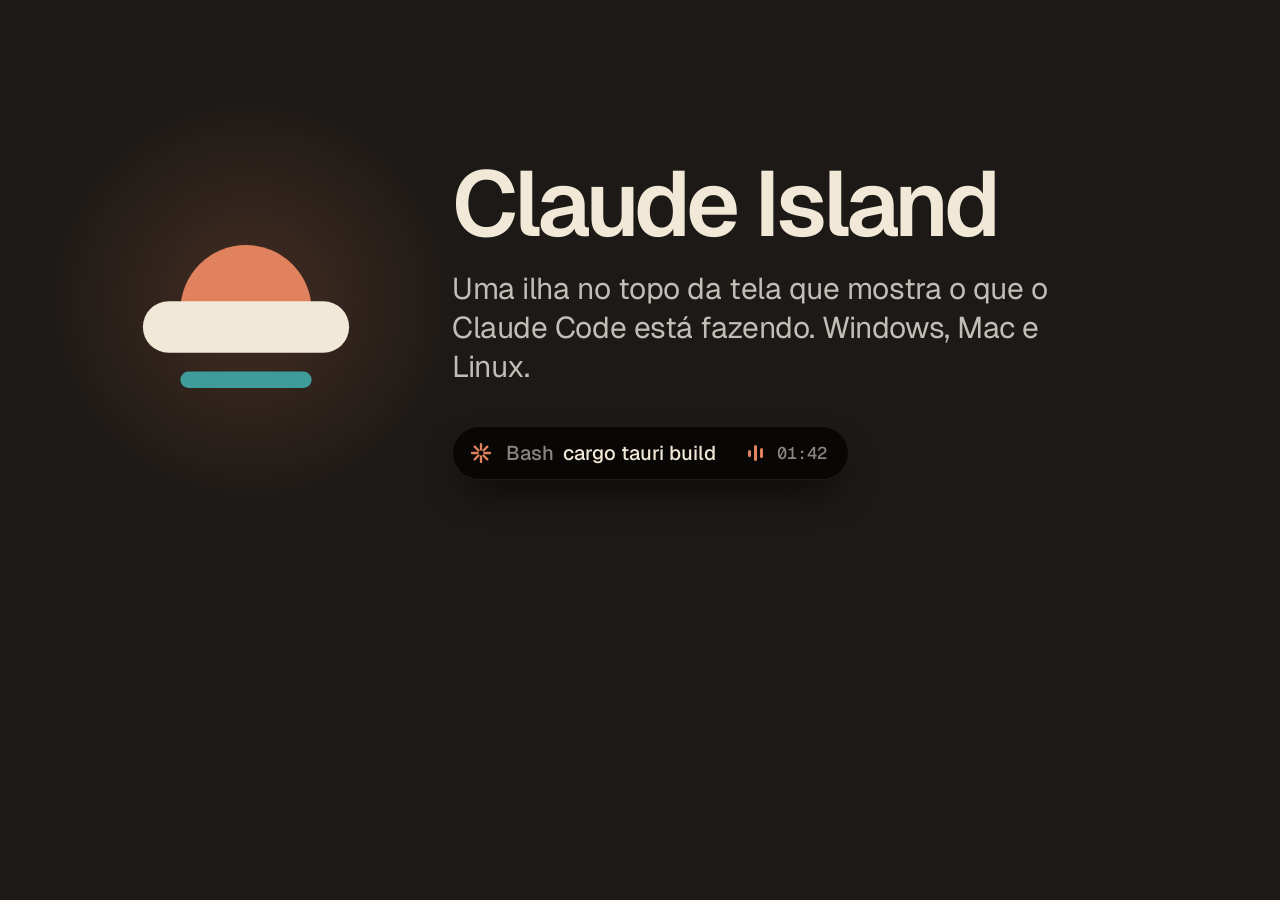
<file: brand/banner.html>
<!doctype html>
<html lang="pt-BR">
<head>
<meta charset="utf-8">
<link href="https://fonts.googleapis.com/css2?family=Geist:wght@400;500;600&family=Geist+Mono:wght@400;500&display=swap" rel="stylesheet">
<style>
  :root {
    --noite: #1C1916; --areia: #F2E8D8; --brasa: #E0825E; --laguna: #3E9C9A;
    --text-3: oklch(0.62 0.01 80);
  }
  * { margin: 0; box-sizing: border-box; }
  html, body { width: 1280px; height: 640px; background: var(--noite); }
  body {
    font-family: "Geist", system-ui, sans-serif; color: var(--areia);
    display: grid; grid-template-columns: 300px 1fr; align-items: center;
    padding: 0 96px; gap: 56px; position: relative; overflow: hidden;
    -webkit-font-smoothing: antialiased;
  }
  /* brilho do sol atrás do símbolo */
  body::before {
    content: ""; position: absolute; left: 40px; top: 90px; width: 420px; height: 420px; border-radius: 50%;
    background: radial-gradient(closest-side, oklch(0.70 0.14 42 / 0.20), transparent);
  }
  .mark { width: 300px; height: 300px; position: relative; }
  h1 { font-size: 92px; font-weight: 600; letter-spacing: -0.045em; line-height: 0.95; }
  p { margin-top: 22px; font-size: 30px; color: oklch(0.80 0.01 80); letter-spacing: -0.015em; max-width: 640px; line-height: 1.3; }
  .pill {
    margin-top: 40px; display: inline-flex; align-items: center; gap: 14px;
    height: 54px; padding: 0 22px 0 18px; border-radius: 27px;
    background: oklch(0.13 0.006 60); box-shadow: 0 0 0 1px oklch(1 0 0 / 0.08) inset, 0 18px 40px -16px #000;
    font-size: 20px; font-weight: 500;
  }
  .pill svg { width: 22px; height: 22px; color: var(--brasa); }
  .pill b { font-weight: 500; color: var(--text-3); margin-right: 9px; }
  .pill .bars { display: flex; gap: 3px; height: 16px; align-items: center; margin-left: 18px; }
  .pill .bars i { width: 3px; border-radius: 2px; background: var(--brasa); }
  .pill .t { font-family: "Geist Mono", monospace; font-size: 17px; color: var(--text-3); }
</style>
</head>
<body>
  <svg class="mark" viewBox="0 0 256 256" aria-hidden="true"><path fill="#E0825E" d="M72 120A56 56 0 0 1 184 120Z"/><rect x="40" y="112" width="176" height="44" rx="22" fill="#F2E8D8"/><rect x="72" y="172" width="112" height="14" rx="7" fill="#3E9C9A"/></svg>
  <div>
    <h1>Claude Island</h1>
    <p>Uma ilha no topo da tela que mostra o que o Claude Code está fazendo. Windows, Mac e Linux.</p>
    <div class="pill">
      <svg viewBox="0 0 16 16"><g stroke="currentColor" stroke-width="1.7" stroke-linecap="round" fill="none"><path d="M8 1.5v4M8 10.5v4M1.5 8h4M10.5 8h4M3.4 3.4l2.8 2.8M9.8 9.8l2.8 2.8M12.6 3.4 9.8 6.2M6.2 9.8l-2.8 2.8"/></g></svg>
      <span><b>Bash</b>cargo tauri build</span>
      <span class="bars"><i style="height:7px"></i><i style="height:16px"></i><i style="height:10px"></i></span>
      <span class="t">01:42</span>
    </div>
  </div>
</body>
</html>
</file>
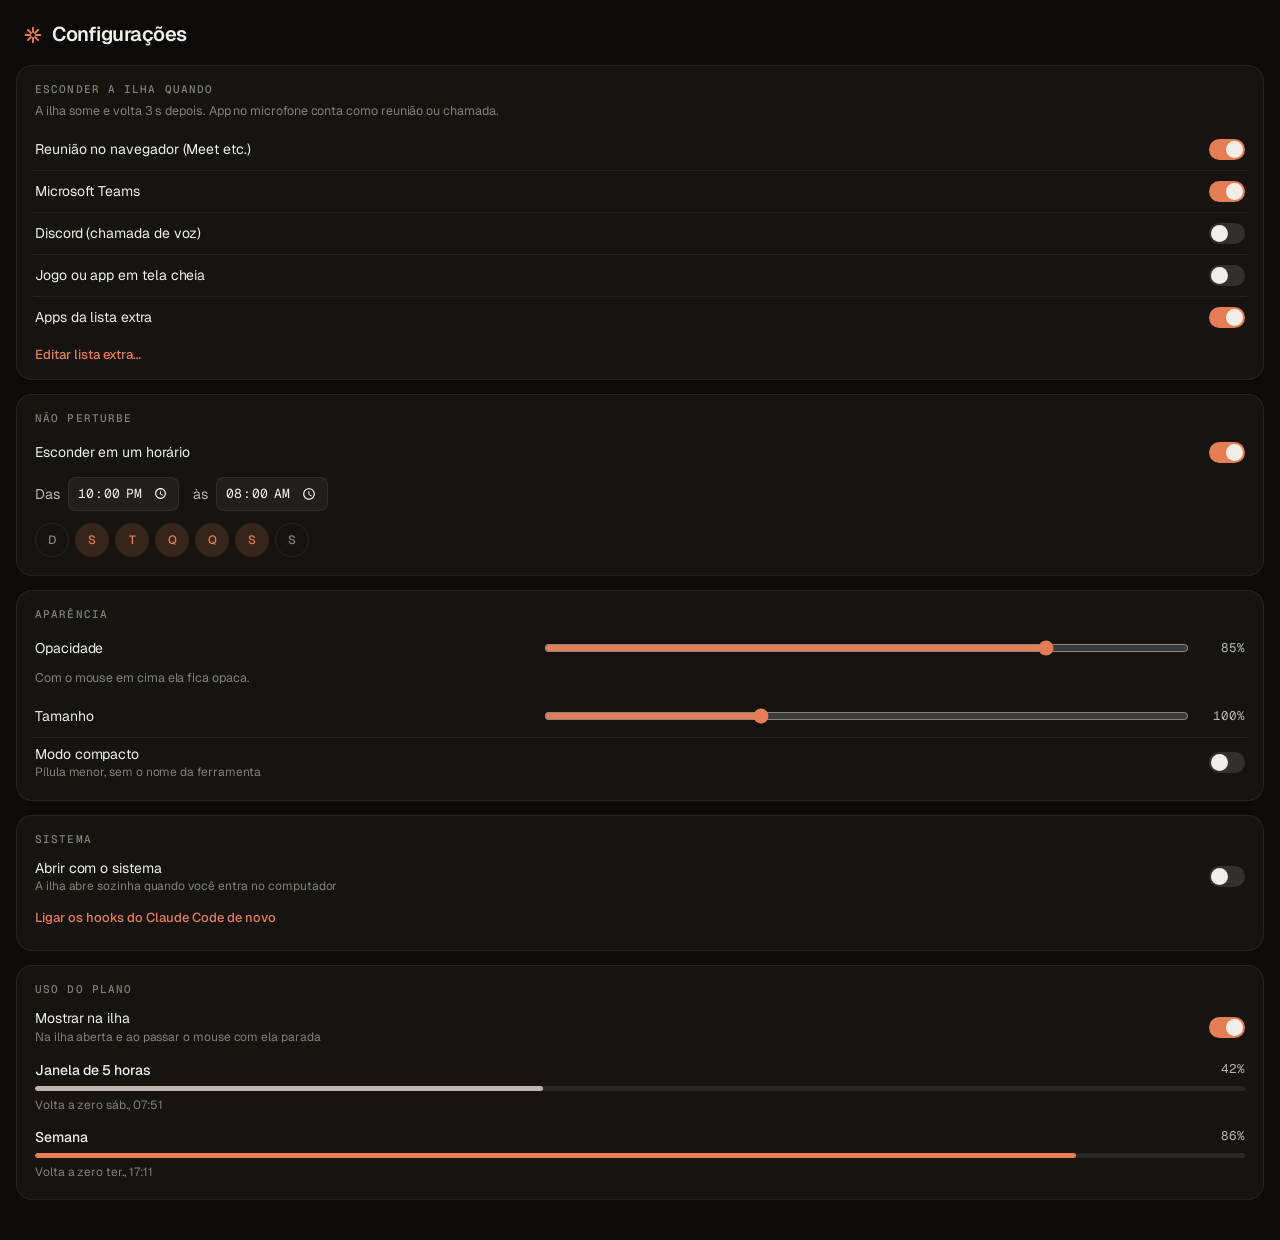
<file: ui/settings.html>
<!doctype html>
<html lang="pt-BR">
<head>
<meta charset="utf-8">
<meta name="viewport" content="width=device-width, initial-scale=1">
<title>Claude Island</title>
<link rel="preconnect" href="https://fonts.googleapis.com">
<link rel="preconnect" href="https://fonts.gstatic.com" crossorigin>
<link href="https://fonts.googleapis.com/css2?family=Geist:wght@400;500;600&family=Geist+Mono:wght@400;500&display=swap" rel="stylesheet">
<link rel="stylesheet" href="settings.css">
</head>
<body>
<header class="top">
  <svg class="mark" viewBox="0 0 16 16" aria-hidden="true"><g stroke="currentColor" stroke-width="1.7" stroke-linecap="round" fill="none"><path d="M8 1.5v4M8 10.5v4M1.5 8h4M10.5 8h4M3.4 3.4l2.8 2.8M9.8 9.8l2.8 2.8M12.6 3.4 9.8 6.2M6.2 9.8l-2.8 2.8"/></g></svg>
  <h1>Configurações</h1>
  <span class="saved" data-saved aria-live="polite"></span>
</header>

<main>
  <section>
    <h2>Esconder a ilha quando</h2>
    <p class="hint">A ilha some e volta 3 s depois. App no microfone conta como reunião ou chamada.</p>
    <div class="list" data-groups></div>
    <button class="link" data-extras type="button">Editar lista extra…</button>
  </section>

  <section>
    <h2>Não perturbe</h2>
    <label class="row">
      <span>Esconder em um horário</span>
      <input type="checkbox" class="switch" data-k="dnd.ligado">
    </label>
    <div class="dnd" data-dnd>
      <div class="times">
        <label>Das <input type="time" data-k="dnd.inicio"></label>
        <label>às <input type="time" data-k="dnd.fim"></label>
      </div>
      <div class="days" data-days role="group" aria-label="Dias"></div>
    </div>
  </section>

  <section>
    <h2>Aparência</h2>
    <label class="row slider">
      <span>Opacidade</span>
      <input type="range" min="30" max="100" step="5" data-k="aparencia.opacidade" data-pct>
      <output data-out="aparencia.opacidade"></output>
    </label>
    <p class="hint">Com o mouse em cima ela fica opaca.</p>
    <label class="row slider">
      <span>Tamanho</span>
      <input type="range" min="80" max="140" step="5" data-k="aparencia.escala" data-pct>
      <output data-out="aparencia.escala"></output>
    </label>
    <label class="row">
      <span>Modo compacto<small>Pílula menor, sem o nome da ferramenta</small></span>
      <input type="checkbox" class="switch" data-k="aparencia.compacto">
    </label>
  </section>

  <section>
    <h2>Sistema</h2>
    <label class="row">
      <span>Abrir com o sistema<small>A ilha abre sozinha quando você entra no computador</small></span>
      <input type="checkbox" class="switch" data-k="sistema.abrir_com_sistema">
    </label>
    <button class="link" data-hooks type="button">Ligar os hooks do Claude Code de novo</button>
    <p class="hint" data-hooks-out></p>
  </section>

  <section>
    <h2>Uso do plano</h2>
    <label class="row">
      <span>Mostrar na ilha<small>Na ilha aberta e ao passar o mouse com ela parada</small></span>
      <input type="checkbox" class="switch" data-k="uso.mostrar">
    </label>
    <div class="usage" data-usage></div>
  </section>
</main>

<script src="settings.js"></script>
</body>
</html>
</file>
<file: docs/style.css>
:root {
  --noite: #1C1916;
  --noite-2: oklch(0.13 0.006 60);
  --areia: #F2E8D8;
  --brasa: #E0825E;
  --laguna: #3E9C9A;
  --text-2: oklch(0.80 0.01 80);
  --text-3: oklch(0.62 0.01 80);
  --line: oklch(1 0 0 / 0.08);
  --ease-out: cubic-bezier(0.16, 1, 0.3, 1);
  --font: "Geist", "Segoe UI Variable", system-ui, sans-serif;
  --mono: "Geist Mono", "Cascadia Mono", ui-monospace, monospace;
  color-scheme: dark;
}
* { box-sizing: border-box; margin: 0; }
html { background: var(--noite); overflow-x: clip; }
body { overflow-x: clip; }
body {
  font: 18px/1.55 var(--font); color: var(--areia); letter-spacing: -0.01em;
  -webkit-font-smoothing: antialiased;
  background:
    radial-gradient(60rem 36rem at 50% -8rem, oklch(0.70 0.14 42 / 0.16), transparent 70%),
    var(--noite);
}
a { color: inherit; }
code { font: 0.86em var(--mono); background: oklch(1 0 0 / 0.06); padding: 0.1em 0.35em; border-radius: 5px; }
main { max-width: 1120px; margin: 0 auto; padding: 0 20px; }

/* ---------- herói ---------- */
.hero { padding: clamp(150px, 22vh, 220px) 0 56px; text-align: center; display: grid; justify-items: center; }
.mark { width: clamp(64px, 8vw, 88px); height: auto; margin-bottom: 28px; }
h1 {
  font-size: clamp(2.6rem, 7.4vw, 6rem); font-weight: 600;
  letter-spacing: -0.045em; line-height: 0.95; max-width: 12ch;
}
.sub { margin-top: 24px; max-width: 34rem; font-size: clamp(1.05rem, 1.6vw, 1.25rem); color: var(--text-2); }
.cta {
  margin-top: 36px; display: inline-flex; align-items: center; gap: 10px;
  height: 56px; padding: 0 28px; border-radius: 28px;
  background: var(--brasa); color: oklch(0.18 0.02 45);
  font-weight: 600; font-size: 1.05rem; text-decoration: none;
  box-shadow: 0 12px 32px -12px oklch(0.70 0.14 42 / 0.7);
  transition: transform 160ms var(--ease-out), background-color 160ms ease;
}
.cta svg { width: 18px; height: 18px; }
.cta:hover { background: oklch(0.74 0.14 42); }
.cta:active { transform: scale(0.97); }
.cta:focus-visible, a:focus-visible, summary:focus-visible { outline: 2px solid var(--brasa); outline-offset: 3px; }
.proof { margin-top: 14px; font: 13px var(--mono); color: var(--text-3); letter-spacing: 0; }
.proof a { color: var(--text-2); text-underline-offset: 3px; }

/* ---------- imagem dos estados (sangra além da coluna) ---------- */
.shot { margin: 24px calc(50% - 50vw) 0; overflow: hidden; }
.shot img { display: block; width: 100%; max-width: 1400px; height: auto; margin: 0 auto; }

/* ---------- benefícios ---------- */
.kicker { font: 500 12px var(--mono); text-transform: uppercase; letter-spacing: 0.12em; color: var(--text-3); margin-bottom: 28px; }
.benefits { padding: 96px 0 40px; }
.grid { display: grid; grid-template-columns: repeat(auto-fit, minmax(240px, 1fr)); gap: 1px; background: var(--line); border: 1px solid var(--line); border-radius: 20px; overflow: hidden; }
.grid article { background: var(--noite); padding: 28px 26px 32px; }
.grid h3 { font-size: 1.2rem; font-weight: 600; letter-spacing: -0.02em; margin-bottom: 10px; }
.grid p { color: var(--text-2); font-size: 1rem; }

/* ---------- passos (assimétrico: título à esquerda) ---------- */
.steps { display: grid; grid-template-columns: minmax(0, 1fr) minmax(0, 2fr); gap: 40px; padding: 96px 0; border-bottom: 1px solid var(--line); }
.steps ol { list-style: none; padding: 0; display: grid; gap: 28px; }
.steps li { display: grid; grid-template-columns: 44px 1fr; gap: 18px; }
.steps li > span {
  width: 44px; height: 44px; border-radius: 50%; display: grid; place-items: center;
  font: 500 15px var(--mono); color: var(--brasa); background: oklch(0.70 0.14 42 / 0.12);
}
.steps h3 { font-size: 1.15rem; font-weight: 600; letter-spacing: -0.02em; }
.steps p { color: var(--text-2); font-size: 1rem; margin-top: 4px; }

/* ---------- perguntas ---------- */
.faq { max-width: 760px; padding: 96px 0 40px; }
details { border-top: 1px solid var(--line); }
details:last-of-type { border-bottom: 1px solid var(--line); }
summary {
  list-style: none; cursor: pointer; padding: 20px 36px 20px 0; position: relative;
  font-weight: 500; font-size: 1.08rem;
}
summary::-webkit-details-marker { display: none; }
summary::after {
  content: ""; position: absolute; right: 6px; top: 50%; width: 10px; height: 10px;
  border-right: 2px solid var(--text-3); border-bottom: 2px solid var(--text-3);
  transform: translateY(-70%) rotate(45deg); transition: transform 220ms var(--ease-out);
}
details[open] summary::after { transform: translateY(-30%) rotate(-135deg); }
details p { color: var(--text-2); padding: 0 0 22px; font-size: 1rem; max-width: 62ch; }

/* ---------- final ---------- */
.final { text-align: center; padding: 120px 0 96px; display: grid; justify-items: center; }
.final img { width: 64px; height: auto; margin-bottom: 24px; }
.final h2 { font-size: clamp(1.8rem, 4.2vw, 3rem); font-weight: 600; letter-spacing: -0.035em; line-height: 1.05; max-width: 18ch; }

footer { text-align: center; padding: 32px 20px 48px; font: 13px var(--mono); color: var(--text-3); border-top: 1px solid var(--line); }
footer a { color: var(--text-2); }

@media (max-width: 760px) {
  .steps { grid-template-columns: 1fr; gap: 8px; }
  .benefits, .steps, .faq { padding-top: 64px; }
}

/* ---------- ilha animada (mesmo desenho do app) ---------- */
.island {
  position: fixed; top: 12px; left: 50%; z-index: 10;
  width: 128px; height: 34px; border-radius: 17px;
  transform: translateX(-50%);
  background: var(--noite-2);
  box-shadow: 0 0 0 1px var(--line) inset, 0 14px 30px -12px #000, 0 2px 6px oklch(0 0 0 / 0.3);
  overflow: hidden;
  transition: width 520ms cubic-bezier(0.34, 1.32, 0.64, 1), height 520ms cubic-bezier(0.34, 1.32, 0.64, 1), border-radius 520ms var(--ease-out);
}
.island[data-state="working"] { width: 340px; height: 38px; border-radius: 19px; }
.island[data-state="permission"] { width: 400px; height: 156px; border-radius: 28px; }
.island[data-state="done"] { width: 220px; height: 38px; border-radius: 19px; }
.layer {
  position: absolute; inset: 0; opacity: 0; filter: blur(6px); transform: scale(0.96);
  display: flex; align-items: center; gap: 10px; padding: 0 14px 0 12px; font-size: 13px; white-space: nowrap;
  transition: opacity 200ms var(--ease-out), filter 200ms var(--ease-out), transform 260ms var(--ease-out);
}
.island[data-state="idle"] .l-idle,
.island[data-state="working"] .l-working,
.island[data-state="permission"] .l-permission,
.island[data-state="done"] .l-done { opacity: 1; filter: none; transform: none; transition-delay: 90ms; }
.l-idle { justify-content: center; }
.dot { width: 6px; height: 6px; border-radius: 50%; background: var(--text-3); }
.glyph { width: 16px; height: 16px; flex: none; color: var(--brasa); }
.spin { animation: spin 2.4s linear infinite; }
@keyframes spin { to { transform: rotate(360deg); } }
.label { font-weight: 500; overflow: hidden; text-overflow: ellipsis; }
.label b { font-weight: 500; color: var(--text-3); margin-right: 6px; }
.bars { display: flex; gap: 2px; height: 12px; align-items: center; margin-left: auto; }
.bars i { width: 2px; height: 100%; border-radius: 1px; background: var(--brasa); animation: bar 900ms ease-in-out infinite; }
.bars i:nth-child(2) { animation-delay: -300ms; }
.bars i:nth-child(3) { animation-delay: -600ms; }
@keyframes bar { 0%, 100% { transform: scaleY(0.35); } 50% { transform: scaleY(1); } }
.time { font: 12px var(--mono); color: var(--text-3); margin-left: 2px; }
.l-done .time { margin-left: auto; }
.check { width: 16px; height: 16px; color: #7fd3a8; flex: none; }
.l-permission { flex-direction: column; align-items: stretch; justify-content: center; gap: 10px; padding: 14px 16px; }
.perm-head { display: flex; align-items: center; gap: 10px; font-weight: 600; font-size: 13.5px; }
.perm-head .where { margin-left: auto; font: 400 11.5px var(--mono); color: var(--text-3); }
.ring { position: relative; display: grid; place-items: center; }
.ring::before { content: ""; position: absolute; inset: -4px; border-radius: 50%; background: oklch(0.70 0.14 42 / 0.18); animation: ring 1.6s var(--ease-out) infinite; }
@keyframes ring { from { transform: scale(0.6); opacity: 1; } to { transform: scale(1.5); opacity: 0; } }
.cmd { font: 12.5px var(--mono); background: oklch(1 0 0 / 0.045); border: 1px solid oklch(1 0 0 / 0.06); border-radius: 10px; padding: 9px 11px; }
.cmd span { color: var(--text-3); margin-right: 6px; }
.actions { display: flex; gap: 8px; }
.btn { flex: 1; height: 32px; border-radius: 10px; display: grid; place-items: center; font-weight: 500; font-size: 13px; transition: transform 140ms var(--ease-out), background-color 160ms ease; }
.btn.ghost { background: oklch(1 0 0 / 0.07); color: var(--text-2); }
.btn.main { background: var(--brasa); color: oklch(0.16 0.02 45); }
.btn.main.press { transform: scale(0.95); background: oklch(0.76 0.14 42); }

@media (max-width: 460px) {
  .island[data-state="working"] { width: calc(100vw - 32px); }
  .island[data-state="permission"] { width: calc(100vw - 24px); }
}
@media (prefers-reduced-motion: reduce) {
  *, *::before, *::after { animation: none !important; transition: none !important; }
}

/* ---------- downloads por sistema ---------- */
.platforms { margin-top: 18px; display: flex; flex-wrap: wrap; justify-content: center; gap: 8px; max-width: 640px; }
.platforms a {
  display: inline-flex; align-items: center; height: 36px; padding: 0 14px; border-radius: 18px;
  border: 1px solid var(--line); color: var(--text-2); text-decoration: none; font-size: 14px; font-weight: 500;
  transition: border-color 160ms ease, color 160ms ease, background-color 160ms ease;
}
.platforms a:hover { border-color: oklch(1 0 0 / 0.22); color: var(--areia); }
.platforms a[aria-current="true"] { border-color: oklch(0.70 0.14 42 / 0.55); color: var(--areia); background: oklch(0.70 0.14 42 / 0.10); }
.final .platforms { margin-top: 16px; }
</file>
<file: ui/island.css>
:root {
  --island: oklch(0.13 0.006 60);
  --island-line: oklch(1 0 0 / 0.07);
  --text: oklch(0.96 0.008 80);
  --text-2: oklch(0.78 0.01 80);
  --text-3: oklch(0.58 0.01 80);
  --accent: oklch(0.70 0.14 42);
  --accent-soft: oklch(0.70 0.14 42 / 0.16);
  --ok: oklch(0.82 0.12 158);
  --ease-out: cubic-bezier(0.23, 1, 0.32, 1);
  --font: "Geist", "Segoe UI Variable", system-ui, sans-serif;
  --mono: "Geist Mono", "Cascadia Mono", ui-monospace, monospace;
}
* { box-sizing: border-box; margin: 0; }
html, body { background: transparent; overflow: hidden; height: 100%; }
body { font-family: var(--font); color: var(--text); -webkit-font-smoothing: antialiased; }
/* em reunião: some sem tirar a janela do lugar */
body .island { opacity: var(--op, 1); }
body.hot .island, body .island.dragging { opacity: 1; }
body.meeting .island { opacity: 0 !important; transform: scale(0.92) !important; pointer-events: none; transition: opacity 220ms ease-in, transform 220ms ease-in; }
body:not(.meeting) .island { transition: opacity 320ms var(--ease-out), transform 320ms var(--ease-out), box-shadow 180ms var(--ease-out); }

.island {
  position: absolute;
  top: 8px;
  left: 176px;
  width: 128px;
  height: 34px;
  border-radius: 17px;
  background: var(--island);
  transition: transform 180ms var(--ease-out), box-shadow 180ms var(--ease-out);
  box-shadow:
    0 0 0 1px var(--island-line) inset,
    0 10px 24px -10px oklch(0 0 0 / 0.55),
    0 2px 5px oklch(0 0 0 / 0.3);
  overflow: hidden;
  cursor: default;
  user-select: none;
  touch-action: none;
}
/* levantada enquanto arrasta */
.island.dragging {
  cursor: grabbing;
  transform: scale(1.04);
  box-shadow:
    0 0 0 1px var(--island-line) inset,
    0 18px 36px -12px oklch(0 0 0 / 0.6),
    0 4px 10px oklch(0 0 0 / 0.35);
}
.island[data-state="working"] { cursor: pointer; }
@media (prefers-reduced-motion: reduce) { .island { transition: none; } .island.dragging { transform: none; } }
.island::after {
  content: "";
  position: absolute; inset: 0;
  border-radius: inherit;
  background: linear-gradient(to bottom, oklch(1 0 0 / 0.05), transparent 40%);
  pointer-events: none;
}

.layer {
  position: absolute;
  inset: 0;
  opacity: 0;
  filter: blur(6px);
  transform: scale(0.96);
  pointer-events: none;
  transition:
    opacity 200ms var(--ease-out),
    filter 200ms var(--ease-out),
    transform 260ms var(--ease-out);
}
.island[data-state="idle"] .l-idle,
.island[data-state="working"] .l-working,
.island[data-state="expanded"] .l-expanded,
.island[data-state="permission"] .l-permission,
.island[data-state="notice"] .l-notice,
.island[data-state="task"] .l-task,
.island[data-state="done"] .l-done,
.island[data-state="info"] .l-info {
  opacity: 1; filter: blur(0); transform: scale(1);
  pointer-events: auto;
  transition-delay: 70ms;
}

.glyph { width: 16px; height: 16px; flex: none; color: var(--accent); }
.glyph.spin { animation: spin 2.4s linear infinite; }
@keyframes spin { to { transform: rotate(360deg); } }

.l-idle { display: grid; place-items: center; }
.l-idle .dot { width: 6px; height: 6px; border-radius: 50%; background: var(--text-3); }

.row {
  height: 38px;
  padding: 0 14px 0 12px;
  display: flex; align-items: center; gap: 10px;
  font-size: 13px;
  white-space: nowrap;
}
.row .label { color: var(--text); font-weight: 500; letter-spacing: -0.01em; overflow: hidden; text-overflow: ellipsis; min-width: 0; }
.row .label b { font-weight: 500; color: var(--text-3); margin-right: 6px; }
.row .time { margin-left: auto; flex: none; font-family: var(--mono); font-size: 12px; color: var(--text-3); font-variant-numeric: tabular-nums; }

.bars { display: flex; gap: 2px; align-items: center; height: 12px; margin-left: auto; flex: none; }
.bars i { width: 2px; height: 100%; border-radius: 1px; background: var(--accent); animation: bar 900ms ease-in-out infinite; }
.bars i:nth-child(2) { animation-delay: -300ms; }
.bars i:nth-child(3) { animation-delay: -600ms; }
.bars + .time { margin-left: 2px; }
@keyframes bar { 0%,100% { transform: scaleY(0.35); } 50% { transform: scaleY(1); } }

.l-expanded .row { padding-top: 4px; height: 44px; }
.meta { padding: 0 16px; font-size: 11.5px; color: var(--text-3); font-family: var(--mono); margin-top: -4px; white-space: nowrap; overflow: hidden; text-overflow: ellipsis; }
.steps { list-style: none; padding: 10px 16px 0; display: grid; gap: 7px; }
.steps li {
  display: grid; grid-template-columns: 14px 52px 1fr; gap: 8px; align-items: center;
  font-size: 12.5px; color: var(--text-2);
  opacity: 0; transform: translateY(6px);
}
.steps li span:last-child { white-space: nowrap; overflow: hidden; text-overflow: ellipsis; }
.island[data-state="expanded"] .steps li { opacity: 1; transform: none; transition: opacity 240ms var(--ease-out), transform 300ms var(--ease-out); }
.island[data-state="expanded"] .steps li:nth-child(1) { transition-delay: 110ms; }
.island[data-state="expanded"] .steps li:nth-child(2) { transition-delay: 150ms; }
.island[data-state="expanded"] .steps li:nth-child(3) { transition-delay: 190ms; }
.steps .tool { font-family: var(--mono); font-size: 11.5px; color: var(--text-3); }
.steps .st-ok { color: var(--ok); font-size: 12px; }
.steps .st-fail { color: var(--accent); font-size: 12px; }
.steps .st-run { width: 6px; height: 6px; border-radius: 50%; background: var(--accent); justify-self: center; animation: pulse 1.2s ease-in-out infinite; }
@keyframes pulse { 50% { opacity: 0.35; } }

.l-permission { padding: 14px 16px; display: flex; flex-direction: column; gap: 10px; }
.perm-head { display: flex; align-items: center; gap: 10px; font-size: 13.5px; font-weight: 600; letter-spacing: -0.01em; white-space: nowrap; }
.perm-head .where { margin-left: auto; font-weight: 400; font-size: 11.5px; color: var(--text-3); font-family: var(--mono); overflow: hidden; text-overflow: ellipsis; }
.ring { position: relative; width: 16px; height: 16px; display: grid; place-items: center; flex: none; }
.ring::before { content: ""; position: absolute; inset: -4px; border-radius: 50%; background: var(--accent-soft); animation: ring 1.6s var(--ease-out) infinite; }
@keyframes ring { 0% { transform: scale(0.6); opacity: 1; } 100% { transform: scale(1.5); opacity: 0; } }
.cmd {
  font-family: var(--mono); font-size: 12.5px; color: var(--text);
  background: oklch(1 0 0 / 0.045); border: 1px solid oklch(1 0 0 / 0.06);
  border-radius: 10px; padding: 9px 11px;
  white-space: nowrap; overflow: hidden; text-overflow: ellipsis;
}
.cmd .p { color: var(--text-3); margin-right: 6px; }
.actions { display: flex; gap: 8px; margin-top: 2px; }
.btn {
  flex: 1; height: 34px; border-radius: 10px; border: 0;
  font: 500 13px var(--font); letter-spacing: -0.01em;
  cursor: pointer;
  transition: transform 140ms var(--ease-out), background-color 160ms ease;
}
.btn:active { transform: scale(0.97); }
.btn-ghost { background: oklch(1 0 0 / 0.07); color: var(--text-2); }
.btn-main { background: var(--accent); color: oklch(0.16 0.02 45); }
.btn-ghost:hover { background: oklch(1 0 0 / 0.11); }
.btn-main:hover { background: oklch(0.74 0.14 42); }

.ping { width: 8px; height: 8px; border-radius: 50%; background: var(--accent); flex: none; margin: 0 4px; box-shadow: 0 0 0 4px var(--accent-soft); }

.task-icon { width: 16px; height: 16px; flex: none; display: grid; place-items: center; }
.task-icon svg { width: 16px; height: 16px; }
.task-icon[data-kind="start"] { color: var(--accent); }
.task-icon[data-kind="done"] { color: var(--ok); }
.task-icon[data-kind="fail"] { color: oklch(0.70 0.17 25); }

.l-done .check {color: var(--ok); width: 16px; height: 16px; flex: none; }
.l-done .check path { stroke-dasharray: 20; stroke-dashoffset: 20; }
.island[data-state="done"] .l-done .check path { stroke-dashoffset: 0; transition: stroke-dashoffset 360ms var(--ease-out) 140ms; }

@media (prefers-reduced-motion: reduce) {
  .layer { filter: none; transform: none; transition: opacity 160ms ease; }
  .glyph.spin, .bars i, .ring::before, .steps .st-run { animation: none; }
  .steps li { transform: none; }
}
@media (prefers-reduced-motion: reduce) { body .island, body.meeting .island { transition: none !important; } }

/* ---------- várias sessões ---------- */
.count {
  flex: none; min-width: 18px; height: 18px; padding: 0 5px; border-radius: 9px;
  display: grid; place-items: center;
  font: 500 11px var(--mono); color: oklch(0.16 0.02 45); background: var(--accent);
}
.count[hidden] { display: none; }
.sess { list-style: none; padding: 10px 16px 0; display: none; gap: 6px; }
.island.many .sess { display: grid; }
.island.many .steps { display: none; }
.sess li { display: grid; grid-template-columns: 14px minmax(0, 110px) 1fr auto; gap: 8px; align-items: center; height: 20px; font-size: 12.5px; }
.sess .name { color: var(--text); font-weight: 500; white-space: nowrap; overflow: hidden; text-overflow: ellipsis; }
.sess .what { color: var(--text-3); font-family: var(--mono); font-size: 11.5px; white-space: nowrap; overflow: hidden; text-overflow: ellipsis; }
.sess .st-run { width: 6px; height: 6px; border-radius: 50%; background: var(--accent); justify-self: center; animation: pulse 1.2s ease-in-out infinite; }
.sess .time { font: 12px var(--mono); color: var(--text-3); font-variant-numeric: tabular-nums; }

/* ---------- uso do plano ---------- */
.usage { display: flex; gap: 16px; padding: 14px 16px 0; font-size: 11.5px; color: var(--text-3); }
.usage[hidden] { display: none; }
.usage .u { flex: 1; display: grid; grid-template-columns: auto 1fr; grid-template-rows: auto auto; column-gap: 8px; row-gap: 3px; align-items: center; min-width: 0; }
.usage .u > span { font-family: var(--mono); color: var(--text-2); }
.usage .u i { height: 3px; border-radius: 2px; background: oklch(1 0 0 / 0.08); position: relative; overflow: hidden; }
.usage .u i::after { content: ""; position: absolute; inset: 0; width: var(--p); background: var(--text-3); border-radius: inherit; }
.usage .u.hot i::after { background: var(--accent); }
.usage .u em { grid-column: 1 / -1; font-style: normal; font-size: 10.5px; white-space: nowrap; }

/* ---------- modo compacto ---------- */
body.compact .row { height: 30px; padding: 0 10px; gap: 8px; font-size: 12px; }
body.compact .l-working .label, body.compact .l-working .bars { display: none; }
body.compact .l-idle .dot { width: 5px; height: 5px; }

/* ---------- em pé, no meio das laterais ---------- */
.island[data-anchor^="m"] .l-working .row,
.island[data-anchor^="m"] .l-done .row {
  flex-direction: column; justify-content: center;
  height: 100%; padding: 12px 0; gap: 9px;
}
.island[data-anchor^="m"] .l-working .label,
.island[data-anchor^="m"] .l-done .label { display: none; }
.island[data-anchor^="m"] .l-working .bars { margin: 0; }
.island[data-anchor^="m"] .l-working .time,
.island[data-anchor^="m"] .l-done .time {
  margin: 0; font-size: 11px; line-height: 1; letter-spacing: -3px;
  writing-mode: vertical-rl; text-orientation: upright;
}
.island[data-anchor^="m"] .l-idle .dot { width: 5px; height: 5px; }
</file>
<file: ui/settings.css>
:root {
  --bg: oklch(0.15 0.006 60);
  --panel: oklch(0.19 0.007 60);
  --line: oklch(1 0 0 / 0.07);
  --text: oklch(0.95 0.008 80);
  --text-2: oklch(0.78 0.01 80);
  --text-3: oklch(0.6 0.01 80);
  --accent: oklch(0.70 0.14 42);
  --accent-soft: oklch(0.70 0.14 42 / 0.16);
  --ease-out: cubic-bezier(0.23, 1, 0.32, 1);
  --font: "Geist", "Segoe UI Variable", system-ui, sans-serif;
  --mono: "Geist Mono", "Cascadia Mono", ui-monospace, monospace;
  color-scheme: dark;
}
* { box-sizing: border-box; margin: 0; }
html { background: var(--bg); }
body {
  font: 14px/1.45 var(--font); color: var(--text); background: var(--bg);
  -webkit-font-smoothing: antialiased; letter-spacing: -0.005em;
  padding: 0 0 40px;
}

.top {
  position: sticky; top: 0; z-index: 2;
  display: flex; align-items: center; gap: 10px;
  padding: 20px 24px 16px;
  background: linear-gradient(var(--bg) 70%, transparent);
}
.mark { width: 18px; height: 18px; color: var(--accent); flex: none; }
h1 { font-size: 20px; font-weight: 600; letter-spacing: -0.025em; }
.saved { margin-left: auto; font: 12px var(--mono); color: var(--text-3); opacity: 0; transition: opacity 200ms var(--ease-out); }
.saved.on { opacity: 1; }

main { padding: 0 16px; display: grid; gap: 14px; }
section { background: var(--panel); border: 1px solid var(--line); border-radius: 16px; padding: 16px 16px 12px; }
h2 {
  font: 500 11px var(--mono); text-transform: uppercase; letter-spacing: 0.1em;
  color: var(--text-3); margin: 0 0 6px 2px;
}
.hint { font-size: 12.5px; color: var(--text-3); margin: 0 2px 8px; }

.list { display: grid; }
.row {
  display: flex; align-items: center; gap: 12px;
  min-height: 42px; padding: 6px 2px;
  border-top: 1px solid var(--line);
  cursor: pointer;
}
.list .row:first-child, h2 + .row, .hint + .row { border-top: 0; }
.row > span { flex: 1; min-width: 0; color: var(--text); }
.row small { display: block; font-size: 12px; color: var(--text-3); }

/* interruptor */
.switch {
  appearance: none; flex: none; cursor: pointer;
  width: 36px; height: 21px; border-radius: 11px;
  background: oklch(1 0 0 / 0.12); position: relative;
  transition: background-color 180ms var(--ease-out);
}
.switch::after {
  content: ""; position: absolute; top: 2px; left: 2px;
  width: 17px; height: 17px; border-radius: 50%;
  background: var(--text);
  transition: transform 220ms var(--ease-out);
}
.switch:checked { background: var(--accent); }
.switch:checked::after { transform: translateX(15px); }
.switch:active::after { width: 20px; }
.switch:checked:active::after { transform: translateX(12px); }
:focus-visible { outline: 2px solid var(--accent); outline-offset: 2px; }

/* deslizantes */
.slider input[type=range] { flex: 1.3; accent-color: var(--accent); cursor: pointer; }
.slider output { width: 44px; text-align: right; font: 12.5px var(--mono); color: var(--text-2); font-variant-numeric: tabular-nums; }

/* não perturbe */
.dnd { display: grid; gap: 12px; padding: 4px 2px 6px; transition: opacity 200ms var(--ease-out); }
.dnd.off { opacity: 0.4; pointer-events: none; }
.times { display: flex; gap: 14px; color: var(--text-2); }
.times label { display: flex; align-items: center; gap: 8px; }
input[type=time] {
  font: 13px var(--mono); color: var(--text); background: oklch(1 0 0 / 0.05);
  border: 1px solid var(--line); border-radius: 8px; padding: 6px 8px;
}
.days { display: flex; gap: 6px; }
.days button {
  width: 34px; height: 34px; border-radius: 50%; border: 1px solid var(--line);
  background: transparent; color: var(--text-3); font: 500 12px var(--font); cursor: pointer;
  transition: background-color 160ms var(--ease-out), color 160ms var(--ease-out), transform 120ms var(--ease-out);
}
.days button[aria-pressed="true"] { background: var(--accent-soft); color: var(--accent); border-color: transparent; }
.days button:active { transform: scale(0.94); }

.link {
  margin: 8px 2px 4px; padding: 0; border: 0; background: none;
  color: var(--accent); font: 500 13px var(--font); cursor: pointer;
}
.link:hover { text-decoration: underline; text-underline-offset: 3px; }

/* uso */
.usage { display: grid; gap: 12px; padding: 8px 2px 6px; }
.usage .w { display: grid; grid-template-columns: 1fr auto; row-gap: 6px; }
.usage .w b { font-weight: 500; }
.usage .w span { font: 12.5px var(--mono); color: var(--text-2); }
.usage .bar { grid-column: 1 / -1; height: 5px; border-radius: 3px; background: oklch(1 0 0 / 0.08); overflow: hidden; }
.usage .bar i { display: block; height: 100%; width: var(--p); background: var(--text-2); border-radius: inherit; transition: width 400ms var(--ease-out); }
.usage .w.hot .bar i { background: var(--accent); }
.usage .w small { grid-column: 1 / -1; font-size: 12px; color: var(--text-3); }
.usage .empty { font-size: 12.5px; color: var(--text-3); }

@media (prefers-reduced-motion: reduce) {
  *, *::after { transition: none !important; }
}
</file>
